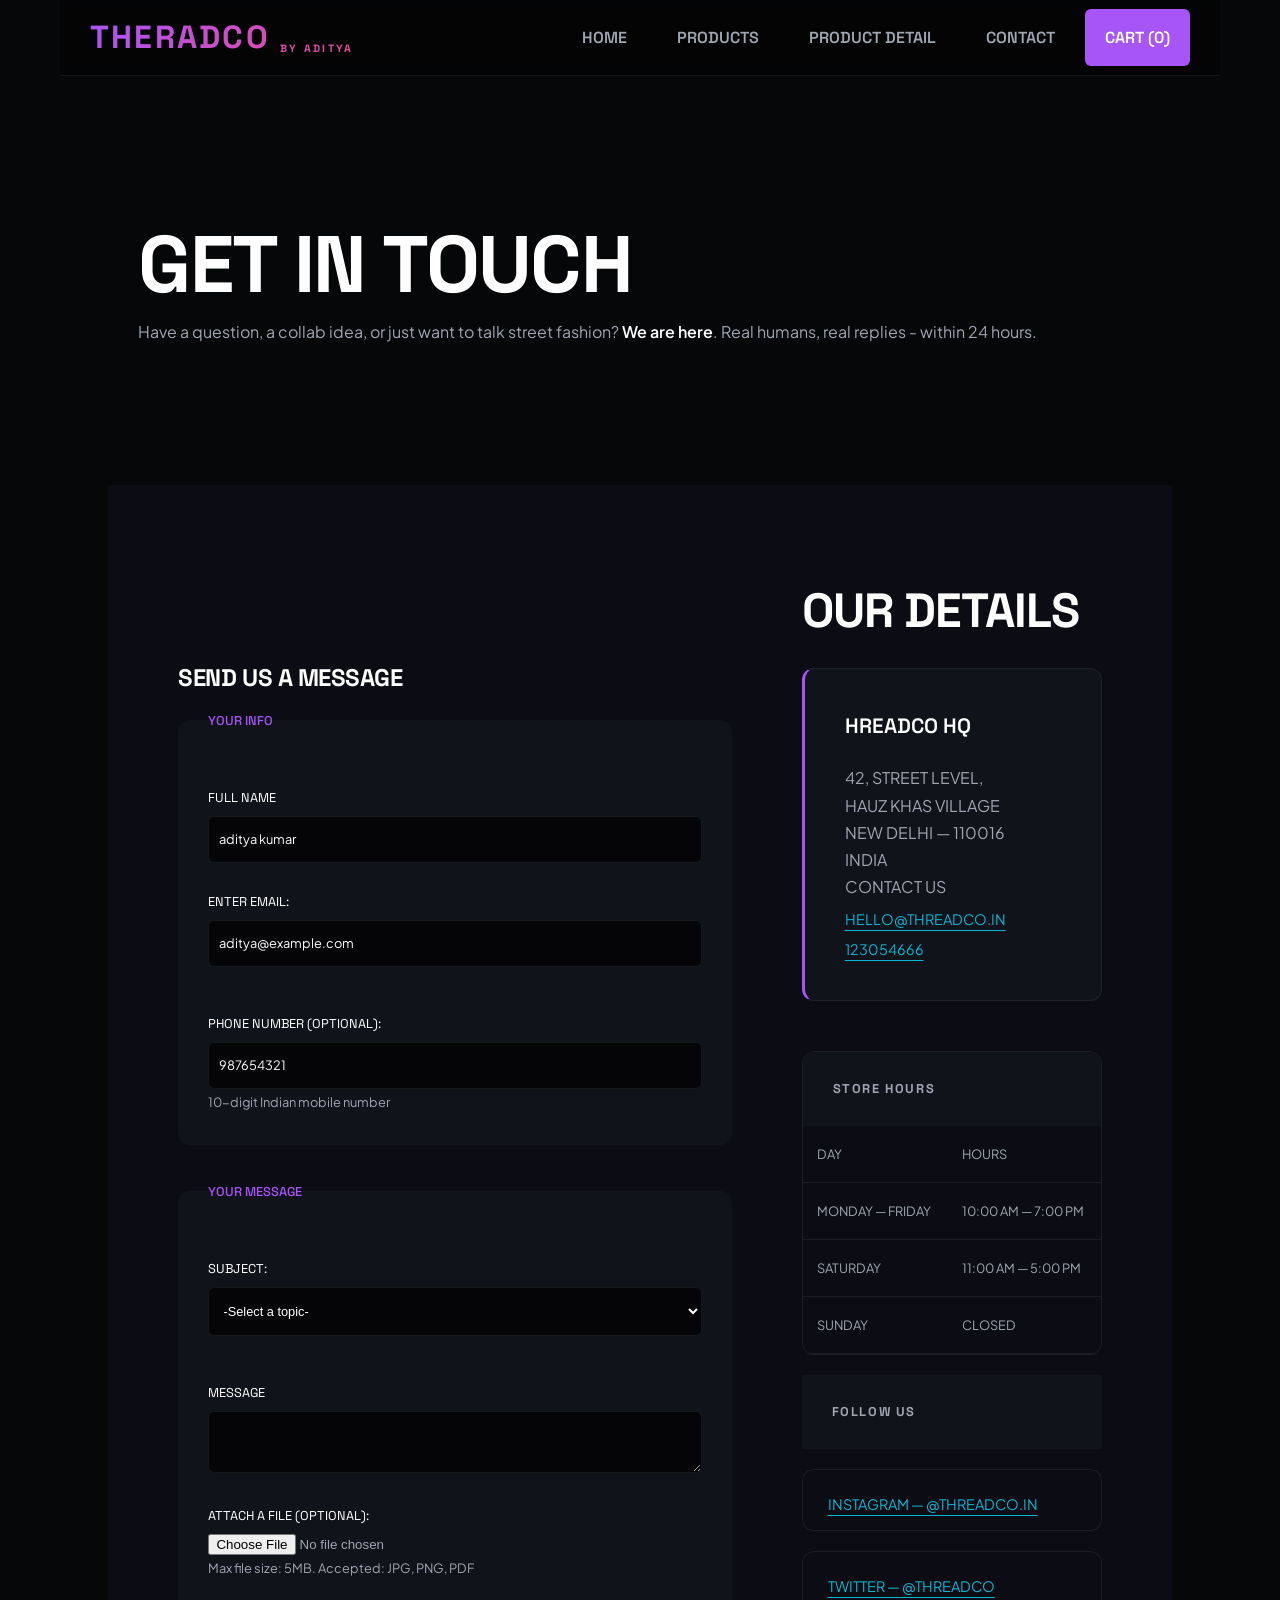
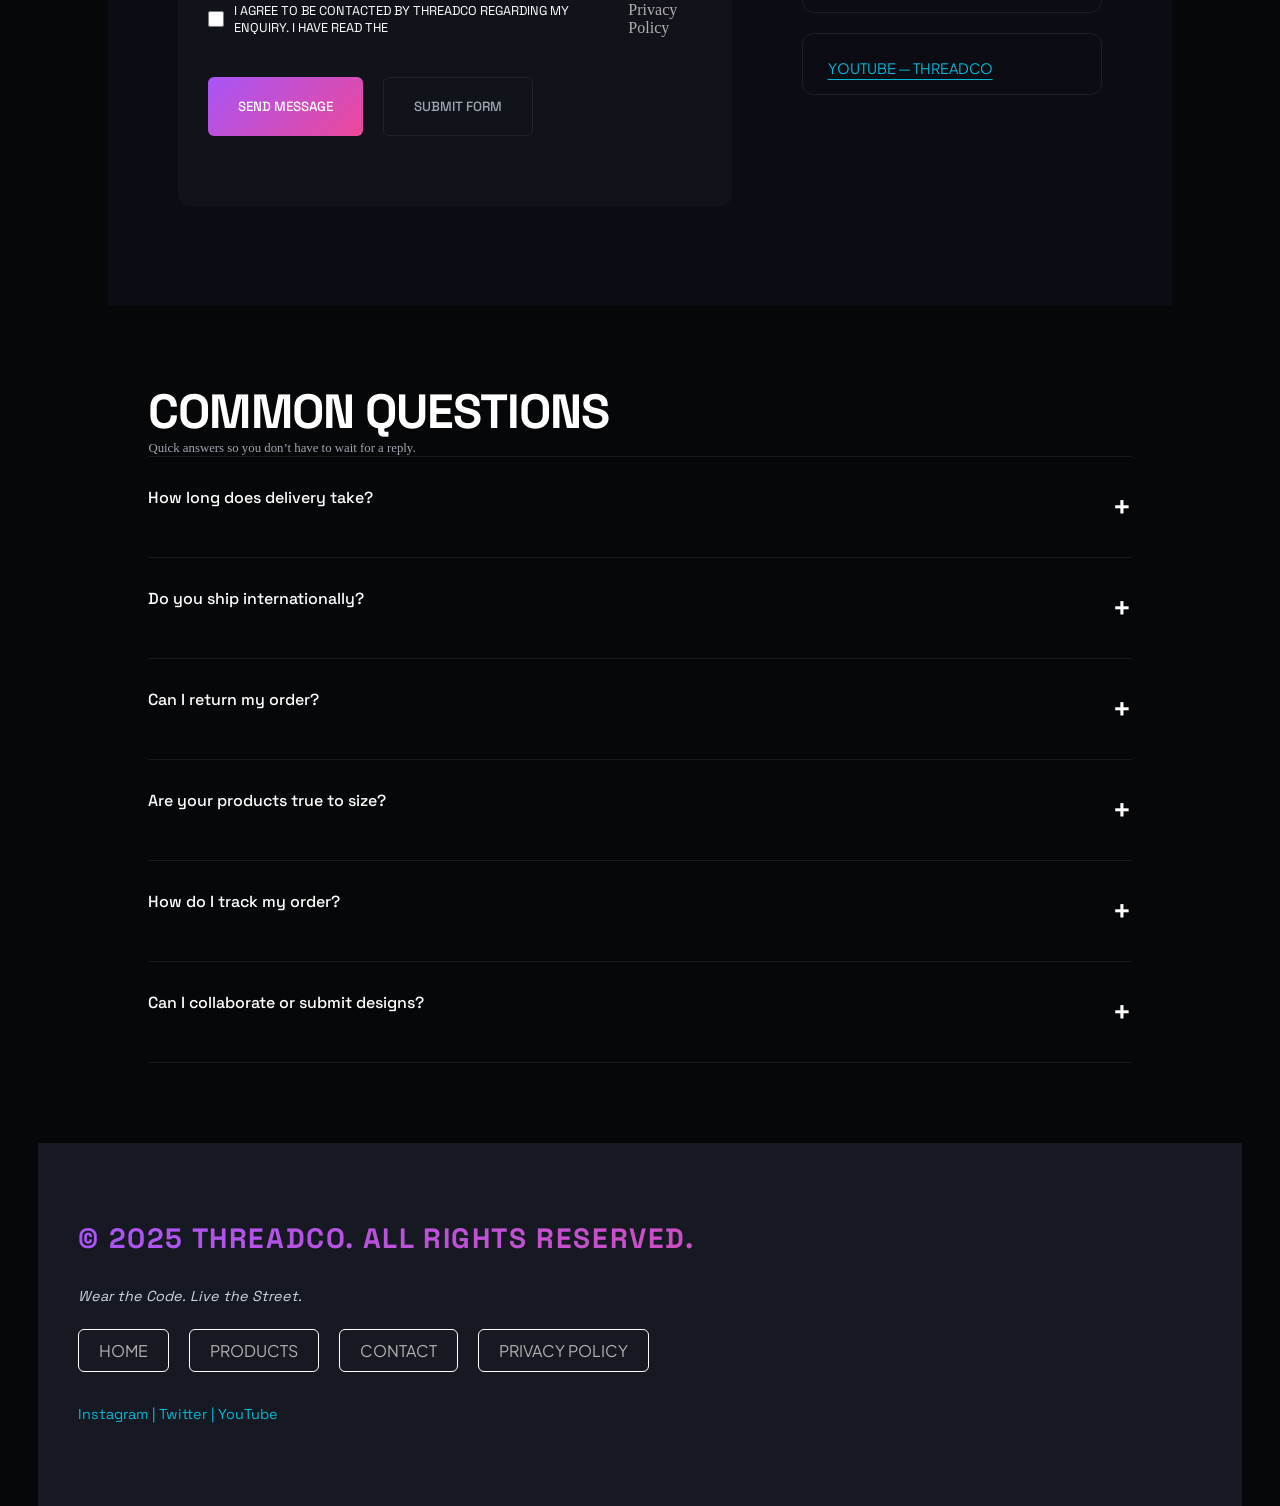
<file: contact.html>
<!DOCTYPE html>
<html lang="en">

<head>
    <meta charset="UTF-8">
    <meta name="viewport" content="width=device-width, initial-scale=1.0">
    <title>ContactTheardCO</title>
    <style>

    </style>
    <link rel="stylesheet" href="INDEX.CSS">
</head>

<body>
    <header> 
        <!--  this is header part -->
        <h1>TheradCo <small> <sub>by aditya</sub></small></h1>
        <!-- <p><em>Wear the Code. Live the Street.</em></p> -->
        <nav>
            <ul>
                <li><a href="index.html">Home</a></li>
                <li><a href="product.html " target="_blank">Products </a></li>
                <li><a href="productdetail.html">Product Detail</a></li>
                <li><a href="contact.html">Contact</a></li>
                <li><a href="">Cart (0)</a></li>
            </ul>
        </nav>
    </header>
    <main>
        <section class="get-in-touch">
            <h2>Get In Touch</h2>
            <p>Have a question, a collab idea, or just want to talk street fashion? <strong>We are here</strong>. Real
                humans, real replies - within 24 hours.</p>
        </section>


        <div class="details">
            <section class="send-us-message">
                <h2>Send Us a Message</h2>
                <fieldset>
                    <label for="">full Name</label>
                    <input type="text" placeholder="aditya kumar">



                    <label for="">Enter Email:</label> </label>
                    <input type="email" placeholder="aditya@example.com">

                    <br><br>
                    <label for="">Phone Number (optional):</label>
                    
                    <input type="tel" placeholder="987654321">
                    <br>

                    <small>10-digit Indian mobile number</small>
                    <legend>Your Info</legend>
                </fieldset>
                <br>
                <fieldset>
                    <legend>Your Message</legend>

                    <label for=""> Subject:</label>
                    <select name="" id="">
                        <option value="">-Select a topic-</option>
                        <option value="">Order issue</option>
                        <option value="">Return/Refund</option>
                        <option value="">Wholesale Enquire</option>
                        <option value="">Genral Query</option>
                    </select><br><br>
                    <label for="message">Message</label>
                    <textarea name="message" id="message" placeholder="Tell us ehat is in your mind"  > </textarea>

                    <label for="file">Attach a File (optional):</label>
                    <input type="file" id="file">

                    <small>Max file size: 5MB. Accepted: JPG, PNG, PDF</small>

                    <div class="consent">
                    <input type="checkbox">
                    <label for="">I agree to be contacted by ThreadCo regarding my enquiry. I have read the </label>
                    <a href="Privacy Policy."> Privacy Policy</a>
              </div>
                
              <div class="contact-buttons">
                 <button>Send Message</button>
                <button>Submit form</button>
              </div>
               

            </section>
  </fieldset>
            <section class="our-details">
                <h2>Our Details</h2>
                <address>
                    <p> <Strong>hreadCo HQ</Strong><br>

                        42, Street Level,<br>
                        Hauz Khas Village <br>
                        New Delhi — 110016 <br>
                        India</p>

                    <p>Contact us</p>
                    <a href="">hello@threadco.in</a>
                    <br>
                    <a href="">123054666</a>
                </address>

                <div>
                 <h3>Store Hours</h3>
                 
                <table id="day">
                    <tr>
                        <td>Day </td>
                        <td>Hours</td>
                    </tr>
                    <tr>
                        <td>Monday — Friday</td>
                        <td>10:00 AM — 7:00 PM</td>
                    </tr>
                    <tr>
                        <td>Saturday</td>
                        <td> 11:00 AM — 5:00 PM</td>
                    </tr>
                    <tr>
                        <td>Sunday</td>
                        <td>Closed</td>
                    </tr>
                </table>   
                </div>
                
                <div>      
                <h3>Follow Us</h3>
                <ul>
                    <li><a href=""> Instagram — @threadco.in</a></li>
                    <li><a href="">Twitter — @threadco</a></li>
                    <li><a href="">YouTube — ThreadCo</a></li>
               
                </ul>

                   </div>
              </div>     
            </section>
        
        <!-- </section> -->


        <section class="common-qusitions">
            <h2>Common Questions</h2>
            <small>Quick answers so you don’t have to wait for a reply.</small>
            <details>
                <summary>How long does delivery take?</summary>
                <p>We ship within 48 hours of order confirmation. Standard delivery takes 3—5 business days across
                    India. Express delivery (1—2 days) is available at checkout for select pin codes.</p>
            </details>

            <details>
                <summary>Do you ship internationally?</summary>
                <p>Not yet — but we’re working on it. International shipping is planned for early 2026. Sign up for our
                    newsletter to get notified first.</p>
            </details>

            <details>
                <summary>Can I return my order?</summary>
                <p>Yes! We offer free returns within 7 days of delivery. The item must be unworn, unwashed, and in its
                    original packaging with all tags attached. Initiate your return from the Orders section of your
                    account.</p>
            </details>

            <details>
                <summary>Are your products true to size?</summary>
                <p>ThreadCo tees and hoodies are oversized by design. If you prefer a more fitted look, we recommend
                    sizing down. Check the Size Guide on any product page for exact measurements.</p>
            </details>

            <details>
                <summary>How do I track my order?</summary>
                <p>
                    Once your order ships, you will receive a tracking link via SMS and email. You can also track your
                    order by entering your order ID on our . <a href="">Order Tracking page.</a>
                </p>
            </details>
            
            <details>
                <summary>Can I collaborate or submit designs?</summary>
                <p>Absolutely. ThreadCo works with independent Indian artists on every drop. If you have a design
                    concept or want to collab, reach out via the form above and select “Collaboration / Partnership” as
                    the subject. We read every single message.</p>
            </details>

        </section>


    </main>
    <footer>
        <h3>© 2025 ThreadCo. All rights reserved.</h3>
        <p><em>Wear the Code. Live the Street.</em></p>
        <nav>
            <ul>
                <li><a href="index.html">Home</a></li>
                <li><a href="product.html">Products</a></li>
                <li><a href="contact.html"> Contact</a></li>
                <li><a href="">Privacy Policy</a></li>
            </ul>
        </nav>
        <p>
        <a href="">Instagram |</a>
        <a href=""> Twitter |</a>
        <a href=""> YouTube</a></p>
    </footer>

</body>

</html>
</file>
<file: INDEX.CSS>
@import url('https://fonts.googleapis.com/css2?family=Plus+Jakarta+Sans:wght@300;400;500;600;700;800&family=Space+Grotesk:wght@400;500;600;700;800&display=swap');

* {
    padding: 0;
    margin: 0;
    box-sizing: border-box;
}

/* *::selection {
    background-color: var(--color-secondary);
    color: var(--color-secondary);
} */

:root {
    /* Brand Theme Colors */
    --color-primary: #a855f7;
    --color-primary-glow: rgba(168, 85, 247, 0.25);
    --color-secondary: #ec4899;
    --color-secondary-glow: rgba(236, 72, 153, 0.25);
    --color-accent: #06b6d4;


    /* Base & Layout Backgrounds */
    --color-bg-base: #060709;
    --color-bg-section: #0c0d14;
    --color-bg-footer: #161922;
    --color-surface: #11131a;
    --color-surface-muted: #1e212f;


    /* Borders */
    --color-border: rgba(255, 255, 255, 0.07);


    /* Typography Text Colors */
    --white: #ffffff;
    --color-text-body: #cbd5e1;
    --color-text-muted: #9fa6b2;
    --font-display: 'Space Grotesk', sans-serif;
    --font-body: 'Plus Jakarta Sans', sans-serif;
    --radius-sm: 6px;
    --radius-md: 12px;
    --radius-lg: 20px;
    --shadow-sm: 0 4px 12px rgba(0, 0, 0, 0.5);
    --shadow-md: 0 12px 36px rgba(0, 0, 0, 0.7);
    --shadow-lg: 0 24px 64px rgba(0, 0, 0, 0.9);
    --gradient-accent: linear-gradient(135deg, var(--color-primary) 0%, var(--color-secondary) 100%);
    --gradient-secondary: linear-gradient(135deg, var(--color-accent) 0%, #3b82f6 100%);
}

html {
    font-size: 16px;
}

h1,
h2,
h3,
h4,
h5,
h6 {
    font-family: var(--font-display);
    font-weight: 700;
    line-height: 1.1;
    letter-spacing: -0.02em;
    color: var(--white);
}


h1 {
    font-size: clamp(2.4rem, 6vw, 5rem);
}

h2 {
    font-size: clamp(1.8rem, 4vw, 3rem);
}

h3 {
    font-size: clamp(1.2rem, 2.5vw, 1.75rem);
}

h4 {
    font-size: 1.125rem;
    font-weight: 600;
}

p {
    font-size: 1rem;
    line-height: 1.7;
    color: var(--color-text-muted);
}


small {
    font-size: 0.8rem;
    color: var(--color-text-muted);
}

strong {
    color: var(--white);
    font-weight: 600;
}

em {
    color: var(--color-text-body);
}

ul {
    list-style: none;
}

a {
    color: rgb(180, 175, 175);
    text-decoration: none;

}


body {
    background-color: var(--color-bg-base);
    padding-left: clamp(20px,3vw,40px);
    padding-right: clamp(20px,3vw,40px);
    opacity: 1;
    
}


header {
    position: fixed;
    background-color: rgba(4, 4, 4, 0.604);
    backdrop-filter: blur(10px);
    -webkit-backdrop-filter: blur(10px);
    display: flex;
    left: 60px;
    right: 60px;
    border-bottom: 1px solid var(--color-border);
    justify-content: space-between;
    align-items: center;
    padding: 20px 30px;
    text-transform: uppercase;
    z-index: 10;
    /* flex-wrap: wrap; */


}

header nav ul {
    display: flex;
    gap: 10px;
    flex-wrap: wrap;

}

header h1 {
    font-size: 2rem;
    letter-spacing: 0.07em;
    background: var(--gradient-accent);
    background-clip: text;
    -webkit-background-clip: text;
    color: transparent;
    -webkit-text-fill-color: transparent;
    /* text-align: center; */

}

header nav a {
    /* display: inline; */
    font-family: var(--font-display);
    color: var(--color-text-muted);
    /* text-transform: uppercase; */
    padding: 18px 20px;
    border-radius: var(--radius-sm);
    font-weight: 600;
    text-wrap: nowrap;
}

header nav a:hover {
    background-color: rgba(32, 31, 31, 0.605);
    color: var(--white)
}


header nav li:last-child a {
    background-color: var(--color-primary);
    color: var(--white);
}


header nav li:last-child a:hover {
    background-color: var(--color-secondary);
}

main {
    padding: 80px 70px 0;
}

#hero {
    height: 90vh;
    display: flex;
    justify-content: space-between;
    align-items: center;
    padding: 40px;
}

.left-hero {
    display: flex;
    flex-direction: column;
    gap: 10px;
    max-width: 580px;
}

.left-hero h2 {
    font-size: 5rem;
    text-transform: uppercase;
}

#gradient-text {
    display: block;
    background: var(--gradient-accent);
    background-clip: text;
    -webkit-background-clip: text;
    color: transparent;
    -webkit-text-fill-color: transparent;
}

#hero p {
    font-size: 1.4rem;
    font-family: var(--font-body);
}

#cta {
    display: flex;
    gap: 20px;
    margin-top: 20px;
}

#cta a {
    padding: 15px 30px;
    border-radius: var(--radius-sm);
    text-transform: uppercase;
    font-family: var(--font-display);
    font-weight: 700px;
    color: var(--white);
    /* border: transparent; */
}

.btn1 {
    background: var(--gradient-accent);
    display: flex;
    justify-content: center;
    align-items: center;
}

.btn1:hover {
    box-shadow: 0 10px 30px var(--color-secondary-glow);
    background: rgb(228, 27, 215);
}

.btn2 {
    border: 1px solid rgba(66, 64, 64, 0.926);
}

.btn2:hover {
    background-color: rgba(rgb(220, 218, 218));
    border-color: var(--white);
}

.right-hero {
    display: flex;
    justify-content: center;
    align-items: center;
    height: 100%;
    position: relative;

    /* margin-right: 200px; */
}

.right-hero img {
    display: flex;
    height: 100%;
    width: 400px;
    object-fit: cover;
    border-radius: var(--radius-lg);
    margin-right: 100px;
    box-shadow: var(--shadow-md);
    animation: figure-animate 1s infinite alternate;

}

@keyframes figure-animate {
    0% {
        transform: translateY(-20px);
    }


    100% {
        transform: translateY(0);
    }
}

.right-hero img:hover {
    border: 1px solid var(--color-primary);
    box-shadow: var(--shadow-lg);
}


.glow {
    width: 350px;
    height: 350px;
    border-radius: 50%;
    position: absolute;
    z-index: -1;
    filter: blur(50px);
    /* opacity: .5; */
    animation: orb-animate 3s alternate 1s infinite;
}


@keyframes orb-animate {
    0% {
        opacity: 0.3;
    }

    100% {
        opacity: 0.9;

    }
}

.orb1 {
    top: -8%;
    left: -25%;
    background-color: var(--color-secondary);
}

.orb2 {
    bottom: -4%;
    right: 1%;
    background-color: var(--color-accent);
}

#weak-drop {
    background-color: #0c0d14;
    padding: 80px 60px;
}

#weak-drop h2 {
    text-transform: uppercase;
}

#weak-drop>p {
    margin: 15px 0;
    font-family: var(--font-body);
}

.cards {
    display: flex;
    flex-wrap: wrap;
    gap: 30px;
    margin-top: 40px;
}

.cards article {
    flex: 1 1 20px;
    display: flex;
    flex-direction: column;
    padding: 10px;
    border-radius: var(--radius-lg);
    overflow: hidden;
    border: 1px solid var(--color-border);
}

figcaption {
    display: none;
}

figure {
    position: relative;
    overflow: hidden;
    aspect-ratio: 3/4;
    padding: 5px;
    border-radius: var(--radius-lg);
    overflow: hidden;

}

figure img {
    width: 100%;
    height: 100%;
    object-fit: cover;
    border-radius: var(--radius-lg);
    transition: all 0.2s linear 0s;

}


.cards article h3 {
    padding: 10px 20px 0;
    font-size: 1rem;
}

.cards article p:first-of-type {
    padding: 0 20px;
    font-family: var(--font-body);
    font-size: 0.85rem;
}

.cards article p span {
    color: var(--color-primary);
    font-weight: 700px;
}

article {
    position: relative;
    transition: all 0.3s linear 0s;
}

article p:nth-of-type(3) {
    padding: 20px 20px;
    font-family: var(--font-body);
}

article p:nth-of-type(3) strong {
    font-family: var(--font-display);
}

article p:ntht-of-type(3) s {
    margin-left: 10px;
}

article p:nth-of-type(5) mark {
    background: var(--gradient-accent);
    padding: 7px 16px;
    border-radius: var(--radius-lg);
    color: var(--white);
    font-family: var(--font-display);
    font-weight: 600px;
    position: absolute;
    top: 4%;
    right: 8%;
    font-size: 0.8rem;
}

article a {
    color: var(--color-accent);
    text-decoration: underline;
    text-transform: uppercase;
    letter-spacing: 0.1em;
    font-family: var(--font-display);
    text-underline-offset: 4px;
    padding: 10px 20px;

}

article a:hover {
    color: var(--color-secondary);
}

article>button {
    margin: 10px 20px;
    padding: 10px 20px;
    border-radius: var(--radius-sm);
    border: none;
    text-transform: uppercase;
    font-family: var(--font-display);
    font-weight: 500px;
}

article>button:hover {
    color: var(--white);
    background-color: var(--color-primary);
    cursor: pointer;

}

article:hover {
    border: 1px solid var(--color-primary);
    box-shadow: 0 10px 10px var(--color-primary-glow);
    transform: translateY(-15px);
}

article:hover>figure img {
    transform: scale(1.1);
}

.best-sellers {
    padding: 80px 0;

}

.best-sellers h2 {
    text-transform: uppercase;
    text-align: center;
    margin-bottom: 15px;
    ;

}

.best-sellers table {
    width: 100%;
    /* border: 1px solid white; */
    border-radius: var(--radius-md);
    overflow: hidden;
    border-collapse: collapse;

}

.best-sellers table [colspan='5'] {
    padding: 14px 20px;
    background: var(--gradient-accent);
    font-family: var(--font-body);
    letter-spacing: 0.1em;
    text-transform: uppercase;
    font: size 1.1rem;
    ;
    text-align: center;
    letter-spacing: spacing 0.1em;
    font-size: 0.9em;
    color: white;

}

.best-sellers table th {
    text-align: left;
    padding: 14px 20px;
    background-color: rgba(255, 255, 255, 0.07);
    font-family: var(--font-display);
    text-transform: uppercase;
    color: var(--color-text-muted);
}

td {
    padding: 20px 14px;
    font-family: var(--font-body);
    color: var(--color-text-muted);
    /* background-color: rgba(30,30,30,0.605); */
    border-bottom: 1px solid var(--color-border);
}

tr:hover td {
    background-color: rgba(255, 255, 255, 0.226);
}

tr:hover td:first-child {
    color: var(--color-primary);
}

td:hover {
    color: var(--color-accent);
}

#why-threadco {
    padding: 80px 50px;
}

#why-threadco h2 {
    text-transform: uppercase;
    margin-bottom: 6px;
}

#why-threadco {
    font-family: var(--font-body);
    margin-bottom: 5px;
}

#why-threadco ul {
    display: flex;
    color: white;
    flex-wrap: wrap;
    gap: 20px;
    margin: 30px 0;
}

#why-threadco ul li {
    flex: 1 1 240px;
    background-color: var(--color-surface-muted);
    padding: 24px;
    border-radius: var(--radius-md);
    border: 1px solid var(--color-border);
    border-left: 4px solid var(--color-accent);
    font-family: var(--font-body);
    color: var(--color-text-muted);
    font-size: 0.9rem;

}

#why-threadco ul li:hover {
    border-left: 4px solid var(--color-primary);
}

#why-threadco ul li strong {
    display: block;
    font-family: var(--font-display);
    margin-bottom: 10px;
    font-size: 1.2rem;
}

#why-threadco dl {
    margin: 10px;
    border-top: 1px solid var(--color-border);
    color: white;
    display: flex;
    flex: wrap;
    padding: 30px 0;
    gap: 20px;
}

#why-threadco dl section {
    flex: 1 1 270px;
    border: 1px solid var(--color-accent);
    padding: 24px 10px;
    border-radius: var(--radius-md);
}

#why-threadco dl section:hover {
    border-color: var(--color-primary);
}

#why-threadco dl dt {
    color: var(--color-accent);
    font-family: var(--font-display);
    margin-bottom: 10px;
    text-transform: uppercase;
}

#why-threadco dl dd {
    font-family: var(--font-body);
    color: var(--color-text-muted);
    font-size: 0.9rem;
}

#get-early {
    background-color: var(--color-surface);
    text-align: center;
    padding: 120px 0;
    text-transform: uppercase;
    /* padding: 20pX 0 ; */
}

#get-early p {
    font-family: var(--font-body);
    padding: 15px 0;
    font-size: 1.1rem;
    max-width: 500px;
    margin: auto;
}

#get-early label {
    display: none;
}

#get-early form {
    display: flex;
    margin: auto;
    padding: 20px 0;
    border-radius: var(--radius-sm);
    max-width: 520px;
    /* justify-content: center; */
    border: 1px solid var(--color-border);
    overflow: hidden;

}

#get-early input[type="email"] {
    flex: 1;
    padding: 14px 30px;
    border-radius: var(--radius-sm);
    background: transparent;
    outline: none;
    border: none;
    color: white;
    /* background: var(--gradient-accent); */
    font-family: var(--font-body);
    background-color: rgba(32, 31, 31, 0.605);

}

#get-early input[type="email"]::placeholder {
    font-size: 1.2rem;
}

#get-early form button {
    font-family: var(--font-display);
    letter-spacing: .2rem;
    background: var(--gradient-accent);
    text-transform: uppercase;
    padding: 14px 30px;
    border: none;
    color: white;
    font-weight: 700px;
}

#get-early small {
    font-family: var(--font-body);
    padding: px 0;
    text-transform: none;
}

footer {
    background-color: var(--color-bg-footer);
    padding: 80px 40px;
}

footer h3 {
    background: var(--gradient-accent);
    background-clip: text;
    -webkit-background-clip: text;
    color: transparent;
    -webkit-text-fill-color: transparent;
    text-transform: uppercase;
    letter-spacing: 0.1rem;
    margin-bottom: 20px;
}

footer p {
    font-size: 1.2rem;
    font-family: var(--font-display);
}

footer nav ul {
    display: flex;
    gap: 20px;
    margin: 20px 0;
    /* padding: 20px ; */


}


footer nav ul li {
    border: 1px solid white;
    padding: 10px 20px;
    border-radius: var(--radius-sm);
    font-family: var(--font-body);
    text-transform: uppercase;
}

footer nav ul li:hover {
    /* background: var(--color-primary); */
    border-color: var(--color-primary);
}

footer p {
    margin-top: 30px;
    font-size: .9rem;
}


footer p a {
    color: var(--color-accent);
}

footer p a:hover {
    color: var(--color-primary);
}


/* product.html  */
#catalogue {
    padding: 80px 50px;
}

#catalogue h2 {
    text-transform: uppercase;
    font-size: 4rem;
    padding-bottom: 20px;
}

#catalogue p {
    font-family: var(--font-body);
    font-size: 1.1rem;

}

#product-layout {
    display: grid;
    grid-template-columns: 250px 1fr;
    background-color: var(--color-surface-muted);
    padding: 60px;
    gap: 40px;
    align-items: start;
    border-radius: var(--radius-lg);

}

.grid {
    display: grid;
    grid-template-columns: repeat(auto-fit, minmax(250px, 1fr));
    gap: 20px;
}

#sidebar {
    background-color: #1d1d28;
    border-radius: var(--radius-md);
    position: sticky;
    top: 100px;
    height: auto;
    padding: 0 30px;
    /* align-items: start; */

}

#sidebar h2 {
    text-transform: uppercase;
    color: var(--color-primary);
    letter-spacing: .2rem;
    font-size: 0.8rem;
    text-decoration: underline;
    /* text-underline-offset: 1px ; */
    padding: 10px;
}

#sidebar hr {
    opacity: 0.3;
    height: 0.5px;
}

#sidebar h3 {
    padding: 18px 3px;
    padding-bottom: 10px;
    text-transform: uppercase;
    font-size: 1.2rem;
    letter-spacing: .1rem;
}

#sidebar ul {
    display: flex;
    flex-direction: column;
    gap: 10px;
    color: var(--color-text-muted);
    font-family: var(--font-body);
}

#sidebar input[type="checkbox"] {
    /* background: transparent; */
    accent-color: var(--color-primary);
    width: 20px;
    height: 20px;
    cursor: pointer;
}

#sidebar ul li {
    display: flex;
    /* flex-direction: column; */
    gap: 10px;
}

#sidebar label {
    cursor: pointer;
    color: var(--color-text-muted);
    font-family: var(--font-body);

}

#sidebar input[type="number"] {

    width: 100%;
    margin: 10px 0;
    padding: 7px;
    background-color: rgba(0, 0, 0, 0.7);
    border: 1px solid var(--color-border);
    border-radius: var(--radius-sm);
    color: white;

}

#sidebar input[type="number"]:focus {
    border-color: var(--color-primary);
}

#sidebar select {
    width: 100%;
    margin: 10px 0;
    padding: 7px;
    background-color: rgba(0, 0, 0, 0.7);
    border: 1px solid var(--color-border);
    border-radius: var(--radius-sm);
    color: white;
}

#sidebar button {
    width: 100%;
    margin: 10px 0;
    padding: 7px 10px;
    /* background-color: rgba(0, 0, 0, 0.7); */
    border: 1px solid var(--color-border);
    border-radius: var(--radius-sm);
    /* color: white; */
    font-size: 1rem;
    font-weight: 600px;
    font-family: var(--font-display);
}

#sidebar button:hover {
    box-shadow: 0 1px 10px 10px var(--color-secondary);
    /* background-color: var(--color-secondary-glow); */
    background: var(--color-secondary-glow);
}

#sidebar button:nth-of-type(2) {
    /* background-color: transparent;
    color: var(--color-text-muted); */
    background: var(--gradient-accent);
    background-clip: text;
    -webkit-background-clip: text;
    color: transparent;
    -webkit-text-fill-color: transparent;
}

#products h2 {
    text-transform: uppercase;
    color: var(--color-text-muted);
    font-size: 1.7rem;
    padding: 12px 0;
}

.grid article figure {
    aspect-ratio: 3/4;

}

.grid article {
    border-radius: var(--radius-lg);

}



/* product detail css starts here  */
nav[aria-label="breadcrumb"] {

    color: var(--color-text-muted);
    /* border: 1px solid red; */
    font-family: var(--font-body);

}

nav[aria-label="breadcrumb"] a {
    display: inline-block;
    padding: 0 3px;
    color: var(--color-primary);
}

nav[aria-label="breadcrumb"] a:hover {
    color: var(--color-secondary);
}

#product-detail {
    display: flex;
    padding: 40px 30px;
    flex-wrap: wrap;
    gap: 20px;
    /* justify-content: ; */

}

#product-detail figure {
    flex: 1;
}

#product-detail div {
    flex: 1;
}

.product-detail-left h2 {
    text-transform: uppercase;
    margin-bottom: 30px;
}

.product-detail-left p {
    font-family: var(--font-body);
    font-size: 1.05rem;
}

.product-detail-left mark {
    background: var(--gradient-accent);
    padding: 8px 16px;
    border-radius: var(--radius-lg);
    color: var(--white);
    font-family: var(--font-display);
    font-weight: 600px;
    /* position: absolute; */
    top: 4%;
    right: 8%;
    font-size: 0.8rem;
    margin-left: 5px;
}

.product-detail-left p:nth-of-type(2) strong {
    font-size: 3rem;
    font-family: var(--font-display);
}

.product-detail-left p:nth-of-type(2) {
    display: flex;
    align-items: center;
    gap: 15px;
}

.product-detail-left label {
    display: block;
    color: white;
    text-transform: uppercase;
    font-family: var(--font-display);
    letter-spacing: 0.1em;
    font-size: 0.9rem;
}

.product-detail-left input[type="number"],
.product-detail-left select {
    background-color: rgba(255, 255, 255, 0.07);
    border: 1px solid var(--color-border);
    outline: none;
    margin: 10px 0;
    padding: 10px 20px;
    /* margin:100% ; */
    width: 100%;
    max-width: 250px;
    color: white;
    border-radius: var(--radius-sm);
}

.product-detail-left select option{
background: var(--color-bg-footer);
}

.product-detail-left input[type="number"],
.product-detail-left select:focus {
    border-color: var(--color-primary);

}

.product-detail-left a {
    margin-left: 10px;
    font-family: var(--font-body);
    text-decoration: underline;
    color: var(--color-accent);
    font-size: 0.9rem;
    text-underline-offset: 4px;
}

.product-detail-btns {
    display: flex;
    gap: 10px;
}

.product-detail-btns button {
    flex: 1;
    padding: 10px;
    font-size: 1.1rem;
    text-transform: uppercase;
    font-family: var(--font-display);
    border: none;
    border-radius: var(--radius-sm);
    font-weight: 600;
}

.product-detail-btns button:first-child {
    flex: 1.5;
    background: var(--gradient-accent);
}

.product-detail-btns button:nth-of-type(2) {
    background-color: transparent;
    border: 1px solid white;
    color: white;
}

.product-detail-btns button:nth-of-type(2):hover {
    background-color: white;
    color: black;
}

.product-detail-left ul {
    color: white;
    display: flex;
    flex-direction: column;
    gap: 10px;
    margin: 20px 0;
    padding: 30px 5px;
    border: 1px solid var(--color-border);
    border-left: 3px solid var(--color-accent);
    background-color: var(--color-surface);
    border-radius: var(--radius-md);
}

.product-detail-left ul li {
    font-family: var(--font-body);
    color: var(--color-text-muted);

}

#size-chart {
    padding: 70px;
    background-color: var(--color-bg-section);
    border-radius: var(--radius-lg);
    overflow: hidden;
}

#size-chart h2 {
    text-transform: uppercase;
    padding: 20px 10px;
    color: var(--color-accent);
    /* text-align: center; */
    margin: 10px;
}

#size-chart th[colspan="4"] {
        /* background-color:  #11141b; */

    /* background: var(--gradient-accent); */
    color: transparent;
    background-clip: text;
}

#size-chart table tr:first-child th{
    background:black;
    color: white;
    text-align: center;
}
#size-chart th {
    /* background: white; */
    background-color:  #11141b;
    /* color: var(--color-accent); */
    /* color: transparent; */
    /* background-clip: text; */
    text-align: center;
}

#size-chart p {
    font-family: var(--font-display);
    text-align: center;
}

#size-chart caption{
    color: var(--color-text-muted) ;
    margin-top: 30px;
    margin-bottom: 10px;
    font-family: var(--font-body);

}

#size-chart table td{
    background:  #11141b;
    /* text-align: center; */
} 

#product-details{
    color: white;
    padding: 40px;
    
    }

    
#product-details dl {
    display: flex;
    flex-direction: column;
    gap: 10px;
}

#product-details dl div{
    display: flex;
    /* flex-direction: column; */
    border-top: 1px solid var(--color-border);
    width: 100%;
    max-width: 800px;
    gap: 10px;
    padding: 8px 0;
    margin-top: 10px;
    align-items: center;
}

#product-details dl div dt {
   flex: 1;
   color: var(--color-text-muted);
   font-family: var(--font-display);
       /* align-items: center; */

}

#product-details dl div dd {
   flex: 1.5;
   font-family: var(--font-body);
}

.custmer-reviews{
    background-color: var(--color-bg-section);
    padding: 80px 40px ;
    border: 1px solid var(--color-border);
    border-radius: var(--radius-lg);
}
.custmer-reviews h2{
  text-transform: uppercase;
  padding: 20px 0;
}
  
    .custmer-reviews p{
        font-family: var(--font-body);
      color: white;  
      font-size: 1.1rem;
      padding: 15px 0;
    }

    .custmoer-reveiws-details{
     display: flex;   
     gap: 20px ;
     /* border: 1px solid var(--color-border); */
    }

     .custmoer-reveiws-details article{
     flex: 1;
     border: 1px solid var(--color-border);
     border-radius: var(--radius-md);
     padding: 30px;
     background-color: var(--color-surface);
     /* font-family: var(--font-body); */
     /* max-height: 300px; */
    }

      .custmoer-reveiws-details article p{
        font-family: var(--font-display);
      }

       .custmoer-reveiws-details article p:first-of-type{
        color: orange;
       }

       .also-like h3{
        padding: 15px;
  
       }

       .also-like-item{
        display: flex;
        gap: 20px;
        margin: 20px;
        flex-wrap: wrap;
       }

       .also-like-item article{
        flex: 1;
        border: 1px solid var(--color-border);
        border-radius: var(--radius-sm);
        padding: 10px;
        background-color: var(--color-bg-section);
        /* flex-wrap: wrap; */
       }

       .also-like-item figure{
        aspect-ratio: 1;
       }







       /* contact us css srats hear */





.get-in-touch{
/* margin-top: 50px; */
padding: 140px 30px;
}


.get-in-touch h2{
    font-size: 5rem;
    text-transform: uppercase;
}

.get-in-touch p{
padding-top: 10px ;
font-family: var(--font-body);
}

.details{
  background-color: var(--color-bg-section); 
  display: flex; 
  padding : 100px 70px ;
  gap: 70px;
  align-items: flex-start;
}

.send-us-message{
    flex: 1; 
    padding-top: 80px;
}

.our-details{
    flex: 0 0 300px;
   
}

.send-us-message h2 ,.our-details{
    font-size: 1.5rem;
    text-transform: uppercase;
}

.send-us-message fieldset{
    background-color: var(--color-surface);
    border-radius: var(--radius-md);
    border: 1ps solid var(--color-border);
    margin-top: 20px;
    padding: 30px;
}


.send-us-message legend{
   color: var(--color-primary);
   text-transform: uppercase;
   font-family: var(--font-display);
   font-weight: 500;
    font-size: 0.8rem;
}


.send-us-message label{
    display: block;
    color: var(--white);
   text-transform: uppercase;
   font-family: var(--font-display);
    font-size: 0.8rem;
   padding:30px 0 10px  ;
}

.send-us-message input[type="email"],
.send-us-message input[type="text"],
.send-us-message input[type="tel"],
.send-us-message select,
.send-us-message textarea{
    width: 100%;
    border-radius: var(--radius-sm);
    border:1px solid var(--color-border);
    background-color: rgba(0, 0, 0, 0.7);
    padding: 15px 10px ;
    font-size: 0.8rem;
    color: white;
    outline: var(--color-primary);

  /* outline: 3px solid #ff5733;  */


}


.send-us-message input[type="email"]:focus
.send-us-message input[type="text"]:focus
.send-us-message input[type="tel"]:focus
.send-us-message select:focus
.send-us-message textarea:focus{
   border-color: var(--color-primary);
}

.send-us-message small{
    display: block;
    font-family: var(--font-body);
    padding: 5px 0;
}

.consent{
    display: flex;
    align-items: center;
    gap: 10px;
    margin: 20px 0;
}

.consent input{
    width: 20px;
    height: 20px;
    accent-color: var(--color-primary);
}

.consent label{
    padding: 0;
}


 .send-us-message input::placeholder,
 .send-us-message textarea::placeholder,
 .send-us-message select::placeholder{
    font-family: var(--font-body);
    /* background-color: var(--color-bg-section); */
    /* height: 150px; */
    color: var(--white);
}

.contact-buttons{
    display: flex;
    /* flex-direction: column; */
    margin: 40px 0;
    
    outline: none;
   
    font-family: var(--font-display);
    text-transform: uppercase;
    gap: 20px;

}

.contact-buttons button {
    padding: 20px 30px;
     border: 1px solid var(--color-border);
     border-radius: var(--radius-sm);
     font-family: var(--font-display);
     text-transform: uppercase;
     outline: none;
     font-weight: 500;
}

.contact-buttons button:first-child{
    background: var(--gradient-accent) ;
    color:white;
    border: none;
    /* background-clip: text; */
}

.contact-buttons button:last-child{
 background: var(--color-surface-muted) ;
    color:var(--color-text-muted);
background: none;
}

.send-us-message input[type="file"]{
    color: var(--color-text-muted);
}

.our-details address{
    background-color: var(--color-surface);
    padding: 40px ;
    border: 1px solid var(--color-border);
    border-left: 3px solid var(--color-primary);
    color: var(--white);
    border-radius: var(--radius-md);
    margin: 30px 0;
    font-style: normal;
    font-family: var(--font-body);
    color: var(--color-text-muted);
}


.our-details{
    position: sticky;
    top: 150px;
}

.our-details address strong{
  /* text-transform: uppercase;   */
font-size: 1.3rem;
font-family: var(--font-display);
margin-bottom:20px ;
display: inline-block;
}

.our-details a{
color: var(--color-accent);
font-size: 0.9rem;
text-decoration: underline;
text-underline-offset: 5px;
margin-bottom: 10px;
}

.our-details a:hover{
color: var(--color-secondary);

}

.our-details div:first-of-type{
    margin-top: 20px;
    color: white;
    border: 1px solid var(--color-border);
    /* padding: 40px ; */
    border-radius: var(--radius-md);
    margin-top: 50px;
    overflow: hidden;
}

.our-details div:first-of-type h3 
{
    text-transform: uppercase;
    color: var(--color-text-muted);
    padding-bottom: 10px;
    letter-spacing: .1rem;
    font-size: 0.8rem;
    background: var(--color-surface);
    padding: 30px;
    /* margin-top: 20px; */
}
#day{
    border-collapse: collapse;
 font-size: 0.8rem;
 width: 100%;
   /* background-color: var(--color-surface); */
}


.our-details div:last-child h3{
    text-transform: uppercase;
    color: var(--color-text-muted);
    padding-bottom: 10px;
    letter-spacing: .1rem;
    font-size: 0.8rem;
    background: var(--color-surface);
    padding: 30px;
    margin-top: 20px;
    
}

.our-details div:last-child ul li {
    border: 1px solid var(--color-border);
    border-radius: var(--radius-md);
    padding:15px 25px  ;
    font-family: var(--font-body);
    margin-top: 20px;
    background-color: var(--color-bg-section);
    /* display: flex;
    flex-direction: column;
    gap: 10px; */
}

.our-details div:last-child ul li:hover{
    color: white;
    border-color: var(--color-primary);
}

.common-qusitions{
    padding: 80px 40px;
    color: white;
}


.common-qusitions h2{
text-transform: uppercase;
}
.common-qusitions p{
    font-family: var(--font-body);
}

.common-qusitions details{
    font-family: var(--font-body);
    border-top: 1px solid var(--color-border);
    padding: 30px 0;
    /* border-bottom: 1px solid var(--color-border); */
}

.common-qusitions details:last-child{
    font-family: var(--font-body);
    border-top: 1px solid var(--color-border);
    border-bottom: 1px solid var(--color-border);
}

.common-qusitions details[open]{
color: var(--color-secondary);
}

.common-qusitions details summary{
    list-style: none;
    display: flex;
    justify-content: space-between;
    font-family: var(--font-display);
    font-weight: 500;
}

.common-qusitions summary::after{
    content: "+";
    font-size: 2rem;
    transition: all 0.4s ;
}

.common-qusitions details[open] summary::after{
transform: rotate(45deg);
}

.common-qusitions p{
    padding-top: 30px;
    width: 100%;
    max-width: 500px;
}














       @media (max-width:1200px){
.header{
    left: 0px;
    right: 0px;
}



}


@media (max-width:992px){
.header{
    flex-direction: column;
    gap: 10px;
}

.header nav a{
    padding: 6px 10px;
    font-size: 0.9rem;
}


}



@media (max-width:768px){



}



@media (max-width:480px){
.header{
    padding: 10px 15px;
}
}
</file>
